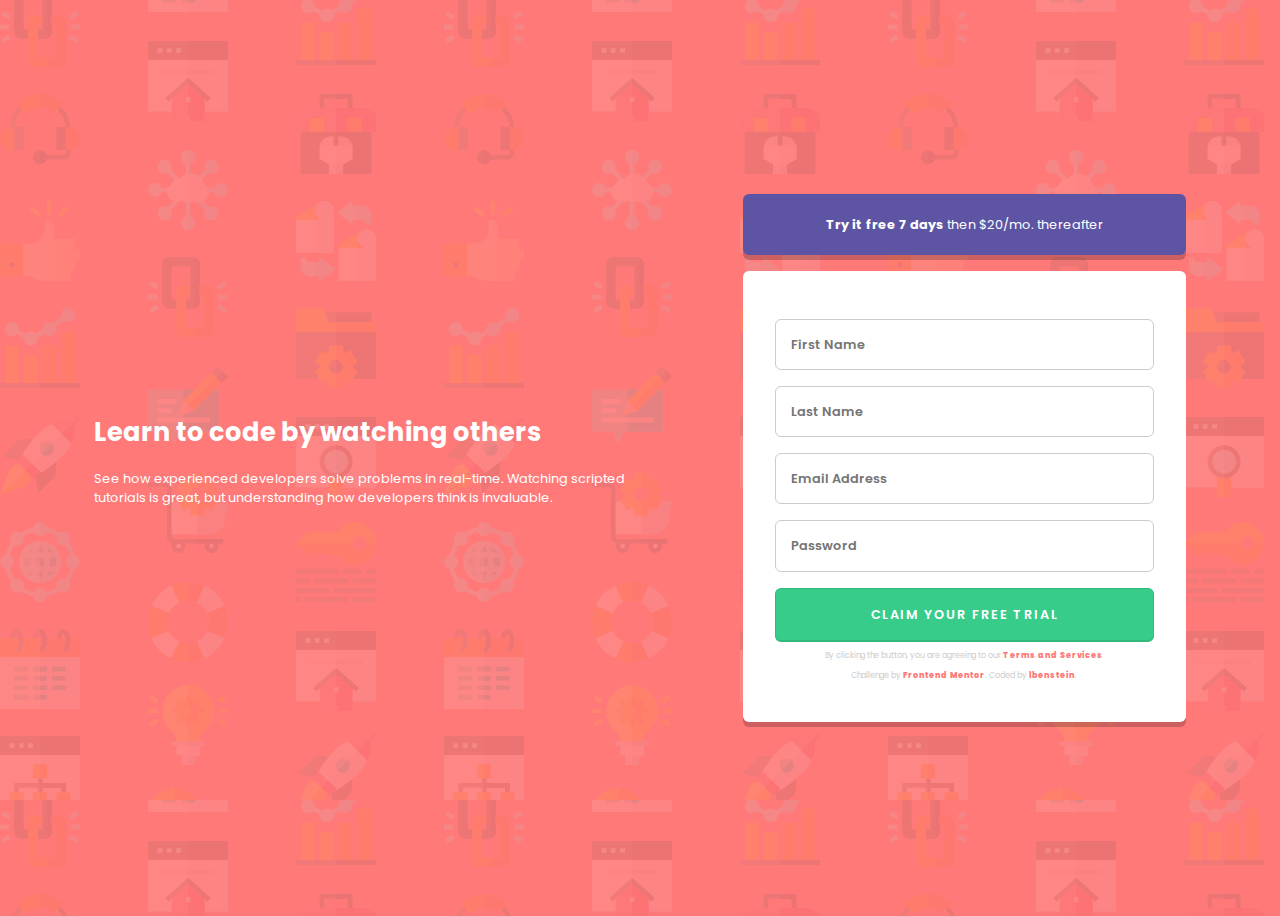
<file: index.html>
<!DOCTYPE html>
<html lang="en">
<head>
  <meta charset="UTF-8">
  <meta name="viewport" content="width=device-width, initial-scale=1.0"> <!-- displays site properly based on user's device -->

  <link rel="icon" type="image/png" sizes="32x32" href="./images/favicon-32x32.png">
  <link href="https://fonts.googleapis.com/css?family=Poppins:400,500,600,700&display=swap" rel="stylesheet">
  <link rel="stylesheet" type="text/css" href="style.css">
    <title>Learn to code by watching others</title>

  <!-- Feel free to remove these styles or customise in your own stylesheet 👍 -->
</head>
<body>
  <main>
    <section id="intro">
      <h1>Learn to code by watching others</h1>
      <p> See how experienced developers solve problems in real-time. Watching scripted tutorials is great, but understanding how developers think is invaluable.</p>
    </section>
  </main>
  <section id="other">
    <section id="offer">
      <p><strong>Try it free 7 days</strong> then $20/mo. thereafter</p>
    </section>
    <section id="form-plus">
      <section id="form">
        <form>
        <input id="first" type="text" name="firstname" placeholder="First Name">
        <p class="warning" id="firstname-warning">First name cannot be empty</p>
        <input id="last" type="text" name="lastname" placeholder="Last Name">
        <p class="warning" id="lastname-warning">Last name cannot be empty</p>
        <input id="email" type="email" name="email" placeholder="Email Address">
        <p class="warning" id="email-warning">Looks like this is not an email</p>
        <input id="pass" type="password" name="password" placeholder="Password">
        <p class="warning" id="password-warning">Password cannot be empty</p>
        <input id="submit" type="submit" name="submit" value="Claim your free trial">
        </form>
      </section>
      <section id="legal">
        <p>By clicking the button, you are agreeing to our <a href="https://help.github.com/en/github/site-policy/github-terms-of-service" target="_blank">Terms and Services</a></p>
        <footer>
          <p class="attribution">
            Challenge by <a href="https://www.frontendmentor.io?ref=challenge" target="_blank">Frontend Mentor</a>.
            Coded by <a href="https://github.com/lbenstein" target="_blank">lbenstein</a>.
          </p>
        </footer>
      </section>
    </section>
  </section>
  <script src="js/main.js"></script>
  </body>
</html>
</file>
<file: style.css>
/* This is a comment in a CSS document */
body {
  background: #ff7978;
  background-image: url(./images/bg-intro-desktop.png);
  color: #fff;
  font-family: 'Poppins', sans-serif;
  font-size: .8rem;
  line-height: 1.5;
  display: flex;
  align-items: center;
  justify-content: center;
  min-height: 100vh;
}
}
h1 {
  font-size: 2.5rem;
  line-height: 1.1;
}
input {
  padding: 15px;
  border-radius: 6px;
  margin-top: 1rem;
  font-family: 'Poppins', sans-serif;
  font-size: .8rem;
  font-weight: 600;
  line-height: 1.5;
  border-style: solid;
  border-width: thin;
  border-color: #ccc;
}
form {
  display: flex;
  flex-direction: column;
}
main {
  width: 45%;
  margin-right: 5rem;
}
#intro {
  font-size: .8rem;
}
#other {
  width: 35%;
}
#offer {
  background: #5d54a3;
  padding: .5rem;
  border-radius: 6px;
  text-align: center;
  margin-bottom: 1rem;
  box-shadow: 0px 5px 0px 0px rgba(0, 0, 0, 0.2);
}
#form-plus {
  background: #fff;
  padding: 2rem;
  border-radius: 6px;
  box-shadow: 0px 5px 0px 0px rgba(0, 0, 0, 0.2);
}
#submit {
  background: #37cc8a;
  color: #fff;
  text-transform: uppercase;
  padding: 1rem;
  border-radius: 6px;
  text-align: center;
  border-style: solid;
  border-color: #34b87e;
  border-width: 1px 1px 2px 1px;
  letter-spacing: .1rem;
}
#legal {
  color: #ccc;
  font-size: .5rem;
  text-align: center;
}
#legal a {
  color: #ff7978;
  font-weight: 800;
  text-decoration: none;
}
@media only screen and (max-width: 700px) {
  h1 {
    font-size: 1.8rem;
    line-height: 1.3;
  }
  body {
    flex-direction: column;
    font-size: 1.1rem;
    line-height: 1.6;
  }
  main {
    width: 85%;
    margin-right: 0rem;
    margin-bottom: 2rem;
    justify-content: center;
    text-align: center;
  }
  #intro {
    font-size: 1.0rem;
  }
  #other {
    width: 85%;
  }
  #offer {
    padding: .5rem 1rem;
    margin-bottom: 1.5rem;
  }
  #legal {
    color: #ccc;
    font-size: .8rem;
    text-align: center;
  }
}
/* warning-on styles */
.warning {
  color: #ff7978;
  font-size: .5rem;
  line-height: 0rem;
  text-align: right;
  display: none;
}
.input-warning{
  border-color: #ff7978;
  background-image: url('./images/icon-error.svg');
  background-repeat: no-repeat;
  background-position: 95% 50%;
}
</file>
